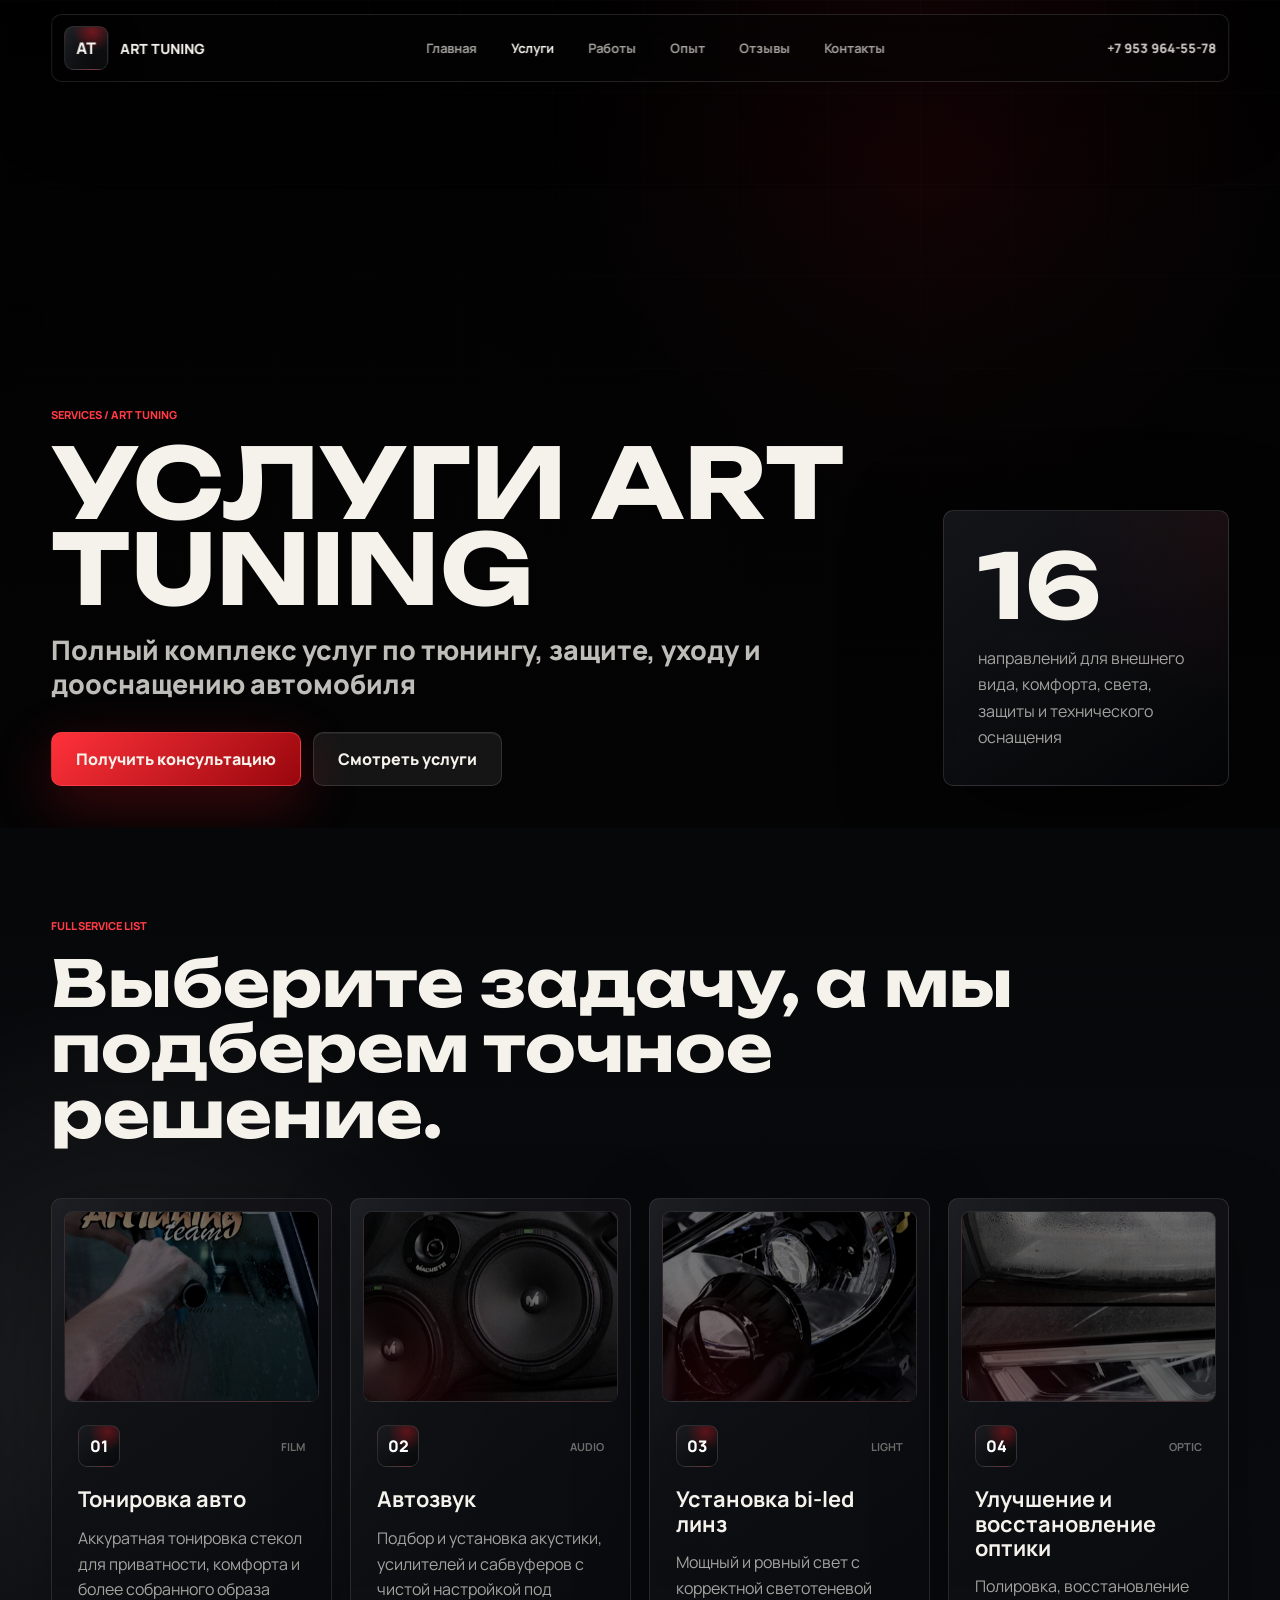
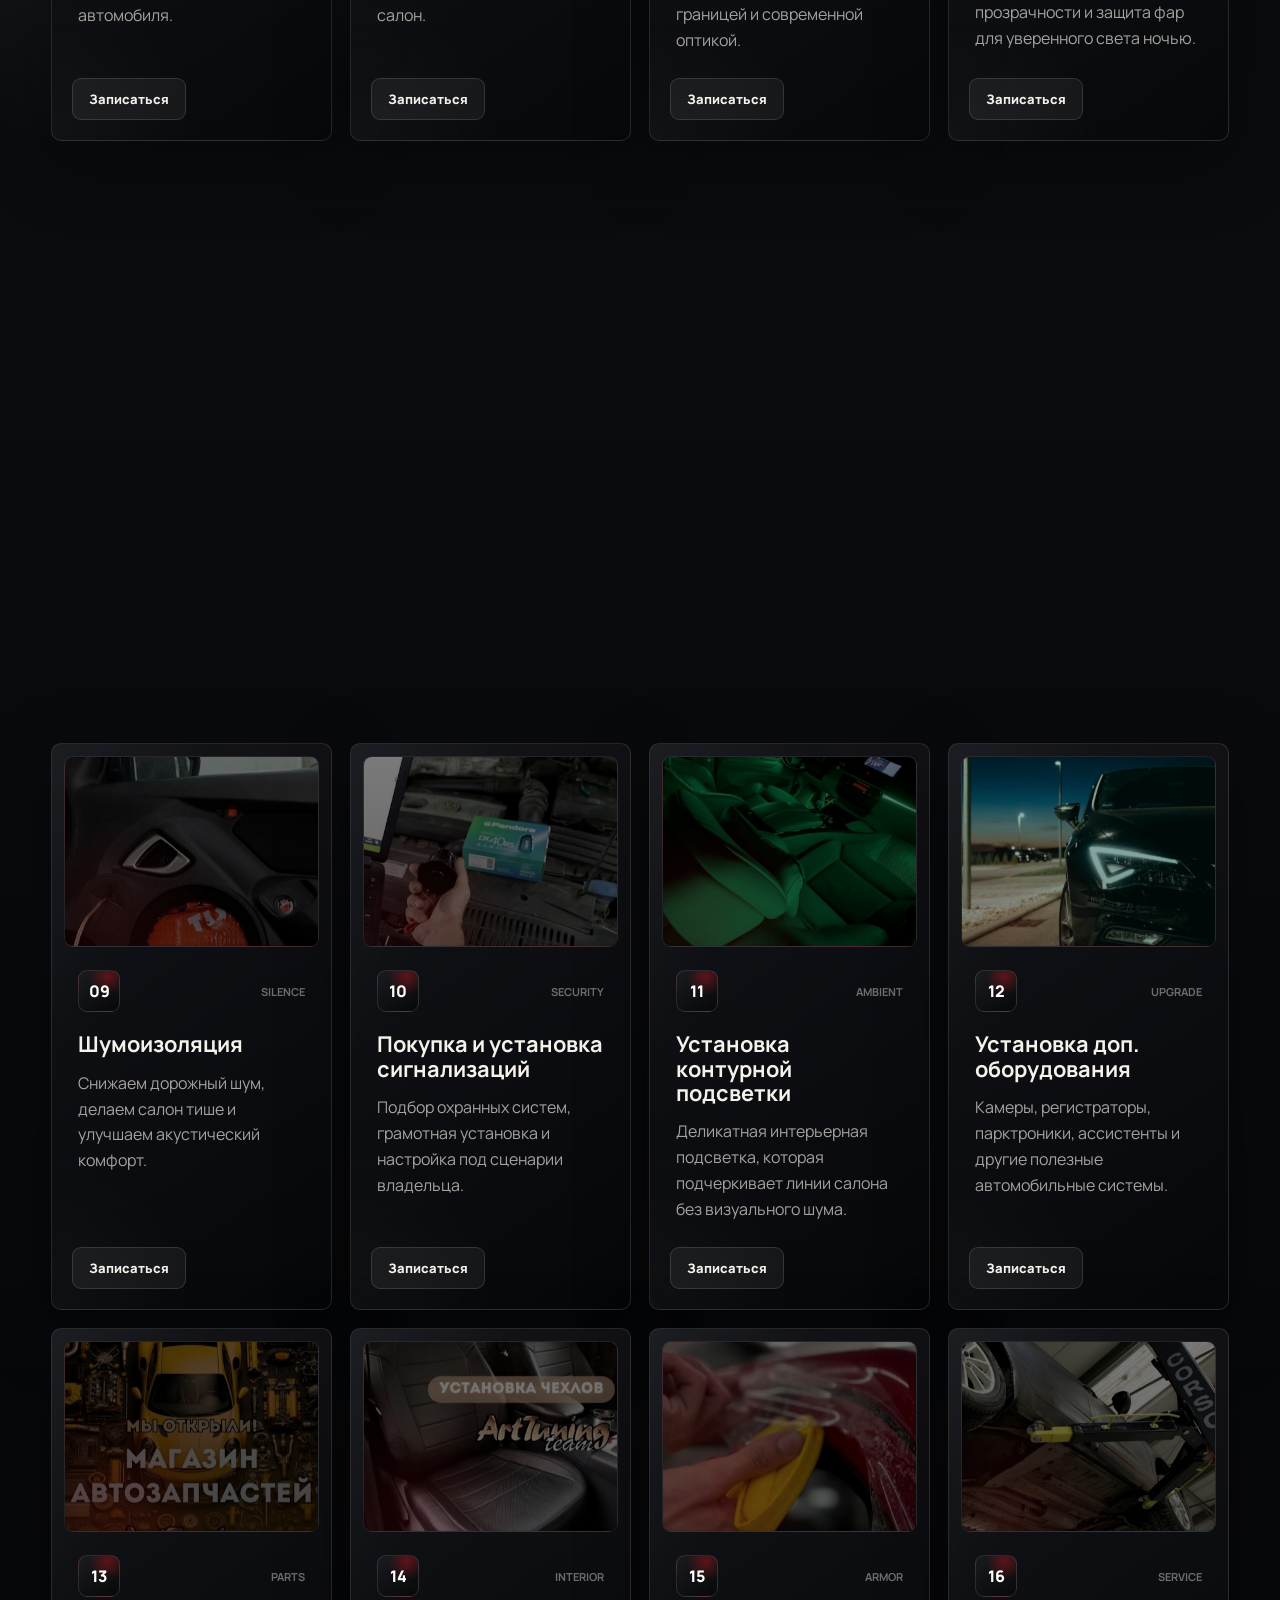
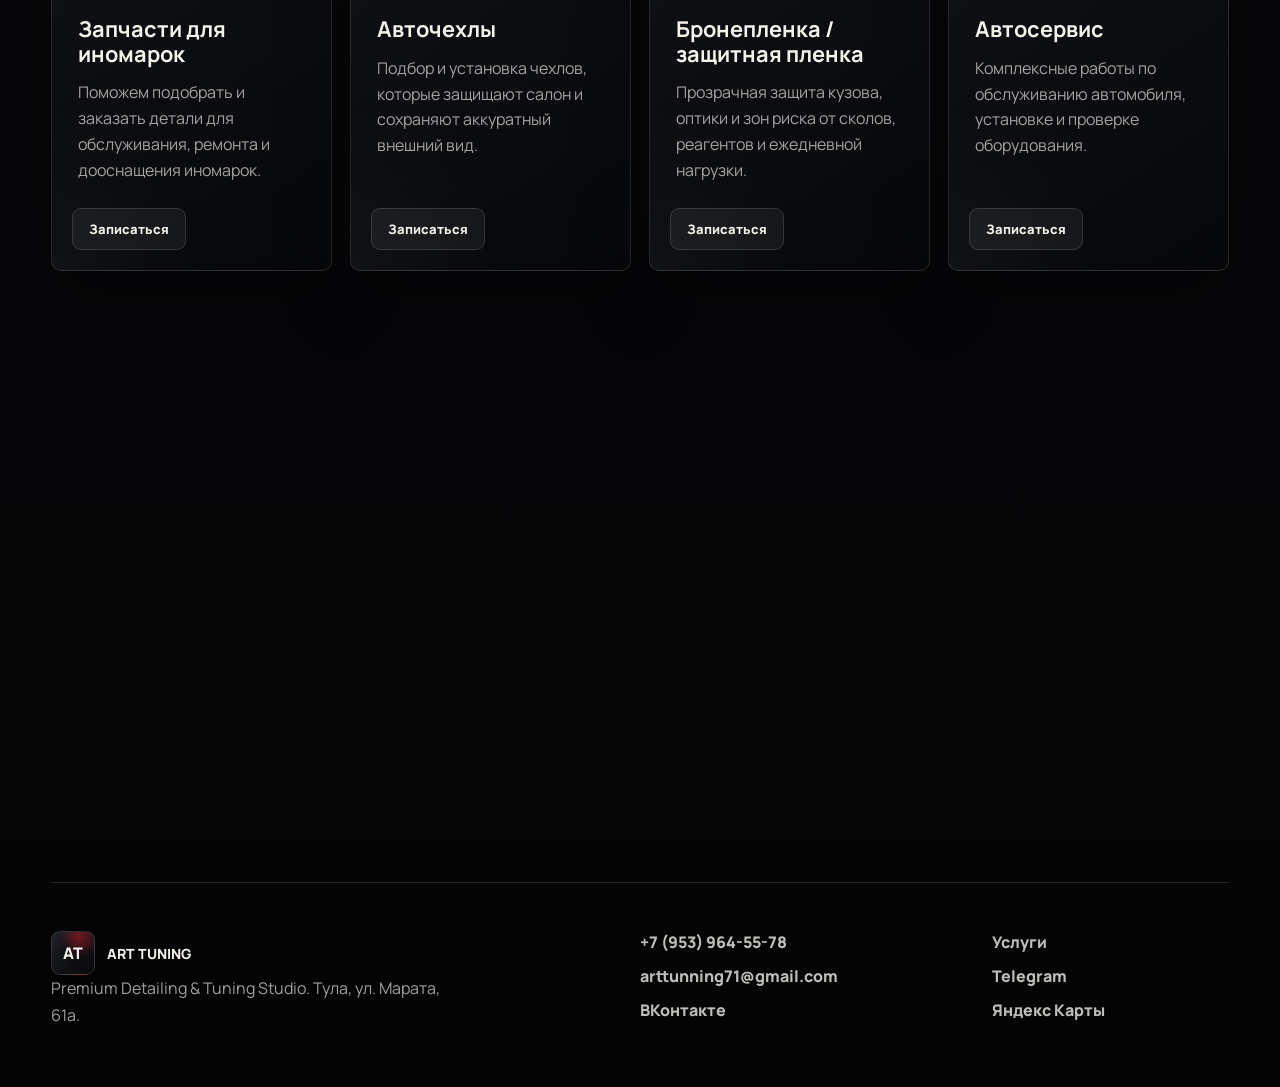
<file: services/index.html>
<!doctype html>
<html lang="ru">
  <head>
    <meta charset="UTF-8">
    <meta name="viewport" content="width=device-width, initial-scale=1.0">
    <meta name="description" content="Услуги ART TUNING в Туле: тонировка, автозвук, bi-led линзы, восстановление оптики, антигравийная пленка, химчистка, полировка, нанокерамика, шумоизоляция, сигнализации и автосервис.">
    <title>Услуги Art Tuning - тюнинг, защита и уход за автомобилем в Туле</title>
    <link rel="preconnect" href="https://fonts.googleapis.com">
    <link rel="preconnect" href="https://fonts.gstatic.com" crossorigin>
    <link href="https://fonts.googleapis.com/css2?family=Manrope:wght@400;500;600;700;800&family=Unbounded:wght@500;600;700&display=swap" rel="stylesheet">
    <link rel="stylesheet" href="../styles.css?v=4">
  </head>
  <body class="services-page">
    <div class="page-glow" aria-hidden="true"></div>

    <header class="topbar" data-header>
      <a class="logo" href="../index.html" aria-label="ART TUNING">
        <span>AT</span>
        <strong>ART TUNING</strong>
      </a>
      <nav class="nav" aria-label="Главная навигация">
        <a href="../index.html">Главная</a>
        <a href="./index.html" aria-current="page">Услуги</a>
        <a href="../index.html#works">Работы</a>
        <a href="../index.html#trust">Опыт</a>
        <a href="../index.html#reviews">Отзывы</a>
        <a href="#contacts">Контакты</a>
      </nav>
      <a class="top-phone" href="tel:+79539645578">+7 953 964-55-78</a>
      <button class="menu-button" type="button" aria-label="Открыть меню" aria-expanded="false" data-menu-toggle>
        <span></span><span></span>
      </button>
    </header>

    <nav class="mobile-menu" data-mobile-menu aria-label="Мобильное меню">
      <a href="../index.html">Главная</a>
      <a href="./index.html" aria-current="page">Услуги</a>
      <a href="../index.html#works">Работы</a>
      <a href="../index.html#trust">Опыт</a>
      <a href="../index.html#reviews">Отзывы</a>
      <a href="#contacts">Контакты</a>
      <a class="button primary" href="#consultation">Записаться</a>
    </nav>

    <main id="top">
      <section class="services-hero">
        <video class="services-hero-video" autoplay muted loop playsinline preload="metadata" aria-hidden="true">
          <source src="../video/services-hero.mp4" type="video/mp4">
        </video>
        <div class="services-hero-inner">
          <div class="services-hero-copy reveal">
            <p class="overline">Services / Art Tuning</p>
            <h1>Услуги Art Tuning</h1>
            <p class="services-hero-subtitle">Полный комплекс услуг по тюнингу, защите, уходу и дооснащению автомобиля</p>
            <div class="hero-actions">
              <a class="button primary" href="#consultation">Получить консультацию</a>
              <a class="button ghost" href="#all-services">Смотреть услуги</a>
            </div>
          </div>
          <div class="services-hero-panel reveal" aria-hidden="true">
            <span>16</span>
            <p>направлений для внешнего вида, комфорта, света, защиты и технического оснащения</p>
          </div>
        </div>
      </section>

      <section class="section services-catalog" id="all-services">
        <div class="section-title reveal">
          <p class="overline">Full service list</p>
          <h2>Выберите задачу, а мы подберем точное решение.</h2>
        </div>
        <div class="all-services-grid" data-services-grid></div>
      </section>

      <section class="section services-cta" id="consultation">
        <div class="services-cta-panel reveal">
          <div>
            <p class="overline">Consultation</p>
            <h2>Не знаете, какая услуга нужна?</h2>
            <p>Оставьте заявку - подберем решение под ваш автомобиль и задачу.</p>
          </div>
          <a class="button primary" href="tel:+79539645578">Оставить заявку</a>
        </div>
      </section>
    </main>

    <footer class="footer" id="contacts">
      <div>
        <a class="logo" href="../index.html"><span>AT</span><strong>ART TUNING</strong></a>
        <p>Premium Detailing & Tuning Studio. Тула, ул. Марата, 61а.</p>
      </div>
      <div>
        <a href="tel:+79539645578">+7 (953) 964-55-78</a>
        <a href="mailto:arttunning71@gmail.com">arttunning71@gmail.com</a>
        <a href="https://vk.com/tula_tsr" target="_blank" rel="noreferrer">ВКонтакте</a>
      </div>
      <div>
        <a href="./index.html" aria-current="page">Услуги</a>
        <a href="https://t.me/+79539645578" target="_blank" rel="noreferrer">Telegram</a>
        <a href="https://yandex.ru/maps/org/arttyuning/1781167342/" target="_blank" rel="noreferrer">Яндекс Карты</a>
      </div>
    </footer>

    <div class="toast" data-toast>Заявка подготовлена. Осталось подключить отправку.</div>
    <script src="../services-data.js"></script>
    <script src="../script.js"></script>
  </body>
</html>
</file>
<file: styles.css>
:root {
  color-scheme: dark;
  --bg: #040405;
  --ink: #f5f2ec;
  --muted: rgba(245, 242, 236, 0.66);
  --dim: rgba(245, 242, 236, 0.42);
  --line: rgba(255, 255, 255, 0.12);
  --glass: rgba(16, 18, 22, 0.58);
  --glass-strong: rgba(22, 24, 29, 0.78);
  --red: #e0141d;
  --red-soft: rgba(224, 20, 29, 0.22);
  --metal: #a7abb1;
  --radius: 10px;
  --page-max: 1440px;
  --page-gutter: clamp(24px, 4vw, 64px);
  --wrap: min(var(--page-max), calc(100% - var(--page-gutter) - var(--page-gutter)));
  --shadow: 0 28px 90px rgba(0, 0, 0, 0.52);
  --ease-out: cubic-bezier(0.16, 1, 0.3, 1);
  --ease-luxury: cubic-bezier(0.19, 1, 0.22, 1);
  --ease-soft: cubic-bezier(0.22, 0.61, 0.36, 1);
  --duration-fast: 0.42s;
  --duration-hover: 0.72s;
  --duration-reveal: 1.18s;
  --stagger: 70ms;
}

* {
  box-sizing: border-box;
}

*::before,
*::after {
  box-sizing: border-box;
}

html {
  scroll-behavior: smooth;
  width: 100%;
  max-width: 100%;
  overflow-x: hidden;
}

body {
  width: 100%;
  max-width: 100%;
  min-width: 320px;
  margin: 0;
  overflow-x: hidden;
  background:
    radial-gradient(circle at 50% -10%, rgba(224, 20, 29, 0.18), transparent 38rem),
    radial-gradient(circle at 12% 42%, rgba(128, 133, 143, 0.12), transparent 28rem),
    linear-gradient(180deg, #040405 0%, #0b0d10 48%, #040405 100%);
  color: var(--ink);
  font-family: Manrope, Arial, sans-serif;
  letter-spacing: 0;
}

main {
  overflow: clip;
}

body.menu-open {
  overflow: hidden;
}

body.intro-pending {
  overflow: hidden;
}

a {
  color: inherit;
  text-decoration: none;
}

img,
video {
  display: block;
  max-width: 100%;
}

button,
input,
textarea {
  font: inherit;
}

section,
.section,
.hero-layout,
.services-hero-inner,
.studio-panel,
.review-shell,
.booking-panel,
.footer,
.service,
.service-card {
  max-width: 100%;
}

h1,
h2,
h3,
p,
span,
a,
button {
  overflow-wrap: anywhere;
  word-break: normal;
}

.page-glow {
  position: fixed;
  inset: 0;
  z-index: -5;
  pointer-events: none;
  background-image:
    linear-gradient(rgba(255, 255, 255, 0.035) 1px, transparent 1px),
    linear-gradient(90deg, rgba(255, 255, 255, 0.025) 1px, transparent 1px);
  background-size: 72px 72px;
  mask-image: linear-gradient(180deg, transparent, #000 16%, #000 80%, transparent);
}

.splash-screen {
  position: fixed;
  inset: 0;
  z-index: 99999;
  display: grid;
  place-items: center;
  overflow: hidden;
  background:
    radial-gradient(circle at 50% 48%, rgba(224, 20, 29, 0.16), transparent 22rem),
    radial-gradient(circle at 50% 115%, rgba(255, 255, 255, 0.08), transparent 34rem),
    linear-gradient(180deg, #020203 0%, #08090b 50%, #020203 100%);
  opacity: 1;
  pointer-events: auto;
  transition: opacity 1.1s var(--ease-luxury), visibility 1.1s step-end;
}

.splash-screen::before,
.splash-screen::after {
  position: absolute;
  inset: 0;
  content: "";
  pointer-events: none;
}

.splash-screen::before {
  background:
    linear-gradient(rgba(255, 255, 255, 0.035) 1px, transparent 1px),
    linear-gradient(90deg, rgba(255, 255, 255, 0.022) 1px, transparent 1px);
  background-size: 76px 76px;
  mask-image: radial-gradient(circle at center, #000 0%, transparent 68%);
  opacity: 0.38;
}

.splash-screen::after {
  background: linear-gradient(90deg, transparent 0%, rgba(255, 255, 255, 0.08) 48%, transparent 100%);
  opacity: 0;
  transform: translateX(-42%) skewX(-18deg);
  animation: splashFieldSweep 3.4s var(--ease-luxury) 0.25s both;
}

.splash-screen.is-hidden {
  visibility: hidden;
  opacity: 0;
  pointer-events: none;
}

.splash-mark {
  position: relative;
  z-index: 1;
  width: min(860px, calc(100vw - 42px));
  text-align: center;
  transform: translateY(16px) scale(0.985);
  opacity: 0;
  filter: blur(16px);
  animation: splashMarkIn 1.55s var(--ease-luxury) 0.24s forwards;
  will-change: transform, opacity, filter;
}

.splash-mark::before {
  position: absolute;
  inset: -70px 8%;
  z-index: -1;
  content: "";
  background: radial-gradient(circle at center, rgba(224, 20, 29, 0.22), transparent 58%);
  filter: blur(28px);
  opacity: 0;
  animation: splashGlow 3s var(--ease-luxury) 0.8s forwards;
}

.splash-logo {
  position: relative;
  display: grid;
  gap: 0.02em;
  overflow: hidden;
  color: rgba(245, 242, 236, 0.96);
  font-family: Unbounded, Manrope, sans-serif;
  font-size: clamp(58px, 10vw, 150px);
  font-weight: 700;
  line-height: 0.86;
  text-transform: uppercase;
  text-shadow: 0 0 48px rgba(224, 20, 29, 0.16), 0 22px 70px rgba(0, 0, 0, 0.48);
}

.splash-logo::after {
  position: absolute;
  inset: -18% -55%;
  content: "";
  background: linear-gradient(110deg, transparent 34%, rgba(255, 255, 255, 0.12) 43%, rgba(255, 255, 255, 0.96) 50%, rgba(224, 20, 29, 0.36) 55%, transparent 66%);
  mix-blend-mode: screen;
  transform: translateX(-62%) skewX(-18deg);
  animation: splashLogoSweep 2.55s var(--ease-luxury) 0.75s forwards;
}

.splash-logo span {
  display: block;
  background: linear-gradient(180deg, #ffffff 0%, #c9c6bf 45%, #f4efe5 72%, #8f9299 100%);
  background-clip: text;
  -webkit-background-clip: text;
  color: transparent;
  transform: translateY(112%);
  animation: splashLineReveal 1.28s var(--ease-luxury) forwards;
}

.splash-logo span + span {
  animation-delay: 0.18s;
}

.splash-mark p {
  margin: 24px 0 0;
  color: rgba(245, 242, 236, 0.66);
  font-size: clamp(12px, 1.4vw, 16px);
  font-weight: 800;
  letter-spacing: 0;
  text-transform: uppercase;
  opacity: 0;
  transform: translateY(10px);
  animation: splashCaptionIn 1.25s var(--ease-luxury) 1.05s forwards;
}

body.intro-pending .topbar {
  opacity: 0;
}

body.intro-pending .hero-layout {
  opacity: 0;
  transform: translateY(18px) scale(0.985);
}

.topbar,
.hero-layout {
  will-change: transform, opacity;
}

body.intro-done .hero-layout {
  animation: heroAfterIntro 1.45s var(--ease-luxury) both;
}

body.intro-done .topbar {
  opacity: 1;
  transition: opacity 1.05s var(--ease-luxury) 0.08s;
}

@keyframes splashMarkIn {
  to {
    opacity: 1;
    filter: blur(0);
    transform: translateY(0) scale(1);
  }
}

@keyframes splashLineReveal {
  to {
    transform: translateY(0);
  }
}

@keyframes splashLogoSweep {
  0% {
    opacity: 0;
    transform: translateX(-62%) skewX(-18deg);
  }

  22% {
    opacity: 1;
  }

  100% {
    opacity: 0;
    transform: translateX(62%) skewX(-18deg);
  }
}

@keyframes splashFieldSweep {
  0% {
    opacity: 0;
    transform: translateX(-42%) skewX(-18deg);
  }

  35% {
    opacity: 0.72;
  }

  100% {
    opacity: 0;
    transform: translateX(42%) skewX(-18deg);
  }
}

@keyframes splashGlow {
  0% {
    opacity: 0;
    transform: scale(0.88);
  }

  48% {
    opacity: 1;
  }

  100% {
    opacity: 0.38;
    transform: scale(1.04);
  }
}

@keyframes splashCaptionIn {
  to {
    opacity: 1;
    transform: translateY(0);
  }
}

@keyframes heroAfterIntro {
  from {
    opacity: 0;
    transform: translateY(18px) scale(0.985);
  }

  to {
    opacity: 1;
    transform: translateY(0) scale(1);
  }
}

.topbar {
  position: fixed;
  top: max(14px, env(safe-area-inset-top));
  left: 50%;
  z-index: 80;
  display: grid;
  grid-template-columns: auto 1fr auto;
  align-items: center;
  gap: 28px;
  width: var(--wrap);
  max-width: var(--page-max);
  min-height: 68px;
  padding: 10px 12px;
  border: 1px solid var(--line);
  border-radius: var(--radius);
  background: rgba(4, 4, 5, 0.54);
  box-shadow: 0 24px 80px rgba(0, 0, 0, 0.32);
  transform: translateX(-50%);
  backdrop-filter: blur(22px);
  transition: background var(--duration-hover) var(--ease-soft), border-color var(--duration-hover) var(--ease-soft), box-shadow var(--duration-hover) var(--ease-soft);
}

.topbar.is-scrolled {
  border-color: rgba(255, 255, 255, 0.18);
  background: rgba(4, 4, 5, 0.86);
}

.logo {
  display: inline-flex;
  align-items: center;
  gap: 12px;
  min-width: 0;
}

.logo span {
  display: grid;
  width: 44px;
  height: 44px;
  place-items: center;
  border: 1px solid rgba(255, 255, 255, 0.14);
  border-radius: 9px;
  background:
    radial-gradient(circle at 65% 12%, rgba(224, 20, 29, 0.45), transparent 42%),
    linear-gradient(145deg, #1b1d22, #050506);
  box-shadow: inset 0 0 22px rgba(255, 255, 255, 0.04), 0 16px 34px rgba(0, 0, 0, 0.42);
  font-weight: 900;
}

.logo strong {
  font-size: 14px;
  font-weight: 900;
  letter-spacing: 0;
  white-space: nowrap;
}

.nav {
  display: flex;
  justify-content: center;
  gap: clamp(16px, 3vw, 34px);
  color: var(--muted);
  font-size: 13px;
  font-weight: 700;
}

.nav a,
.top-phone {
  transition: color var(--duration-fast) var(--ease-soft), opacity var(--duration-fast) var(--ease-soft);
}

.nav a:hover,
.top-phone:hover,
.nav a[aria-current="page"],
.mobile-menu a[aria-current="page"] {
  color: var(--ink);
}

.nav a[aria-current="page"],
.mobile-menu a[aria-current="page"] {
  opacity: 1;
}

.top-phone {
  color: rgba(245, 242, 236, 0.82);
  font-size: 13px;
  font-weight: 900;
  white-space: nowrap;
}

.menu-button {
  display: none;
  justify-self: end;
  align-items: center;
  justify-content: center;
  width: 48px;
  height: 48px;
  border: 1px solid var(--line);
  border-radius: 9px;
  background: rgba(255, 255, 255, 0.06);
  color: var(--ink);
}

.menu-button span {
  display: block;
  width: 18px;
  height: 2px;
  margin: 5px auto;
  background: currentColor;
  transition: transform 0.25s ease;
}

.menu-open .menu-button span:first-child {
  transform: translateY(3.5px) rotate(45deg);
}

.menu-open .menu-button span:last-child {
  transform: translateY(-3.5px) rotate(-45deg);
}

.mobile-menu {
  position: fixed;
  inset: 0;
  z-index: 70;
  display: none;
  flex-direction: column;
  justify-content: flex-end;
  gap: 8px;
  padding: 96px 18px max(18px, env(safe-area-inset-bottom));
  background:
    radial-gradient(circle at 78% 20%, rgba(224, 20, 29, 0.22), transparent 18rem),
    rgba(4, 4, 5, 0.94);
  opacity: 0;
  pointer-events: none;
  backdrop-filter: blur(22px);
  transition: opacity 0.25s ease;
}

.mobile-menu a:not(.button) {
  min-height: 58px;
  padding: 16px 2px;
  border-bottom: 1px solid var(--line);
  font-size: 25px;
  font-weight: 900;
}

.mobile-menu a[aria-current="page"] {
  border-color: rgba(255, 76, 84, 0.46);
}

.menu-open .mobile-menu {
  opacity: 1;
  pointer-events: auto;
}

.hero {
  position: relative;
  min-height: 100svh;
  padding: 118px 0 42px;
  overflow: hidden;
  background: #040405 url("assets/images/hero-poster.png") 58% center / cover no-repeat;
}

.hero::before {
  position: absolute;
  inset: 0;
  z-index: 1;
  content: "";
  pointer-events: none;
  background:
    linear-gradient(90deg, rgba(0, 0, 0, 0.84) 0%, rgba(0, 0, 0, 0.72) 28%, rgba(0, 0, 0, 0.42) 54%, rgba(0, 0, 0, 0.08) 78%, rgba(0, 0, 0, 0) 100%),
    linear-gradient(0deg, #040405 0%, rgba(4, 4, 5, 0) 42%);
}

.hero-video {
  position: absolute;
  inset: 0;
  z-index: 0;
  width: 100%;
  height: 100%;
  object-fit: cover;
  object-position: 58% center;
  filter: saturate(0.82) contrast(1.1) brightness(0.72);
  transform: translate3d(0, calc(var(--parallax-hero, 0) * 1px), 0) scale(1.04);
  transform-origin: center;
  will-change: transform;
}

.hero-layout {
  position: relative;
  z-index: 2;
  display: grid;
  grid-template-columns: minmax(0, 1fr);
  align-items: end;
  width: var(--wrap);
  max-width: var(--page-max);
  margin: 0 auto;
  min-height: calc(100svh - 152px);
}

.hero-copy {
  min-width: 0;
  max-width: 100%;
  padding-bottom: 36px;
}

.overline {
  margin: 0 0 18px;
  color: #ff3b44;
  font-size: 11px;
  font-weight: 900;
  letter-spacing: 0;
  text-transform: uppercase;
}

h1,
h2,
h3,
p {
  margin-top: 0;
}

h1,
h2 {
  font-family: Unbounded, Manrope, sans-serif;
  letter-spacing: 0;
}

h1 {
  max-width: 1080px;
  margin-bottom: 18px;
  font-size: clamp(68px, 8.4vw, 154px);
  line-height: 0.88;
  text-transform: uppercase;
}

.hero-subtitle {
  max-width: 860px;
  margin-bottom: 18px;
  color: var(--ink);
  font-size: clamp(30px, 3.6vw, 64px);
  font-weight: 900;
  line-height: 1.04;
  letter-spacing: 0;
}

.hero-text {
  max-width: min(760px, 100%);
  color: var(--muted);
  font-size: clamp(17px, 1.12vw, 21px);
  line-height: 1.75;
  overflow-wrap: break-word;
}

.hero-actions {
  display: flex;
  flex-wrap: wrap;
  gap: 12px;
  margin-top: 30px;
}

.button {
  display: inline-flex;
  align-items: center;
  justify-content: center;
  min-height: 54px;
  padding: 0 24px;
  border: 1px solid var(--line);
  border-radius: var(--radius);
  background: rgba(255, 255, 255, 0.055);
  color: var(--ink);
  font-weight: 900;
  min-width: 0;
  box-shadow: inset 0 1px 0 rgba(255, 255, 255, 0.06);
  transition: transform var(--duration-hover) var(--ease-luxury), border-color var(--duration-hover) var(--ease-soft), background var(--duration-hover) var(--ease-soft), box-shadow var(--duration-hover) var(--ease-soft), filter var(--duration-hover) var(--ease-soft);
  will-change: transform;
}

.button:hover {
  border-color: rgba(255, 255, 255, 0.24);
  transform: translateY(-3px);
  filter: brightness(1.04);
}

.button:active,
.service-card-link:active,
.menu-button:active {
  transform: translateY(0);
}

.button:focus-visible,
.menu-button:focus-visible,
.service-card-link:focus-visible,
a:focus-visible,
input:focus-visible,
textarea:focus-visible {
  outline: 2px solid rgba(255, 76, 84, 0.82);
  outline-offset: 3px;
}

.button.primary {
  border-color: rgba(255, 77, 84, 0.5);
  background: linear-gradient(135deg, #ff313a, #98070d);
  box-shadow: 0 18px 56px rgba(224, 20, 29, 0.28);
}

.button.ghost {
  background: rgba(255, 255, 255, 0.07);
  backdrop-filter: blur(16px);
}

.studio-panel,
.review-shell,
.booking-panel {
  border: 1px solid var(--line);
  border-radius: var(--radius);
  background: linear-gradient(145deg, var(--glass-strong), rgba(5, 6, 8, 0.54));
  box-shadow: var(--shadow);
  backdrop-filter: blur(24px);
}

.section {
  width: var(--wrap);
  max-width: var(--page-max);
  margin: 0 auto;
  padding: clamp(88px, 8vw, 132px) 0;
}

.trust {
  display: grid;
  grid-template-columns: repeat(3, minmax(0, 1fr));
  gap: 12px;
  padding-top: 28px;
}

.trust-card {
  min-height: 190px;
  padding: 28px;
  border: 1px solid var(--line);
  border-radius: var(--radius);
  background:
    radial-gradient(circle at 90% 0%, var(--red-soft), transparent 12rem),
    rgba(255, 255, 255, 0.045);
  box-shadow: inset 0 1px 0 rgba(255, 255, 255, 0.06);
  backdrop-filter: blur(18px);
}

.trust-card span {
  display: block;
  margin-bottom: 28px;
  font-family: Unbounded, Manrope, sans-serif;
  font-size: clamp(38px, 5vw, 64px);
  font-weight: 700;
  letter-spacing: 0;
}

.trust-card p {
  margin-bottom: 0;
  color: var(--muted);
  line-height: 1.55;
}

.section-title {
  max-width: 980px;
  margin-bottom: clamp(34px, 4vw, 56px);
}

h2 {
  margin-bottom: 0;
  font-size: clamp(42px, 5vw, 86px);
  line-height: 1.02;
}

.studio {
  display: grid;
  grid-template-columns: minmax(0, 1fr) minmax(340px, 0.72fr);
  gap: clamp(28px, 4vw, 64px);
  align-items: end;
}

.studio-panel {
  padding: 34px;
}

.studio-panel p,
.review-shell p,
.booking-panel p {
  color: var(--muted);
  font-size: 17px;
  line-height: 1.78;
}

.studio-panel p:last-child,
.review-shell p:last-child,
.booking-panel p:last-child {
  margin-bottom: 0;
}

.services-grid {
  display: grid;
  grid-template-columns: repeat(4, minmax(0, 1fr));
  grid-auto-rows: clamp(300px, 22vw, 380px);
  gap: clamp(14px, 1.4vw, 22px);
}

.service {
  position: relative;
  border: 1px solid var(--line);
  border-radius: var(--radius);
  overflow: hidden;
  background: #111318;
  box-shadow: 0 22px 70px rgba(0, 0, 0, 0.36);
  isolation: isolate;
  transition: transform var(--duration-hover) var(--ease-luxury), border-color var(--duration-hover) var(--ease-soft), box-shadow var(--duration-hover) var(--ease-soft);
  will-change: transform;
}

.service.feature {
  grid-column: span 2;
  grid-row: span 2;
}

.service img,
.shot img,
.before-after img {
  width: 100%;
  height: 100%;
  object-fit: cover;
}

.service img,
.shot img {
  filter: saturate(0.82) brightness(0.7);
  transform: translate3d(0, calc(var(--parallax-media, 0) * 1px), 0) scale(1.018);
  transition: transform 1.2s var(--ease-luxury), filter 1.05s var(--ease-soft);
  will-change: transform;
}

.service::after,
.shot::after {
  position: absolute;
  inset: 0;
  z-index: 1;
  content: "";
  background:
    linear-gradient(180deg, transparent 22%, rgba(4, 4, 5, 0.88) 100%),
    radial-gradient(circle at 20% 90%, rgba(224, 20, 29, 0.16), transparent 14rem);
}

.service div {
  position: absolute;
  inset: auto 0 0;
  z-index: 2;
  padding: 24px;
}

.service span {
  display: inline-block;
  margin-bottom: 14px;
  color: #ff4c54;
  font-size: 12px;
  font-weight: 900;
}

h3 {
  margin-bottom: 10px;
  font-size: 24px;
  line-height: 1.1;
}

.service p {
  margin-bottom: 0;
  color: var(--muted);
  line-height: 1.55;
}

.service:hover,
.shot:hover {
  border-color: rgba(255, 76, 84, 0.42);
  transform: translateY(-4px);
  box-shadow: 0 30px 86px rgba(0, 0, 0, 0.44), 0 0 44px rgba(224, 20, 29, 0.08);
}

.service:hover img,
.shot:hover img {
  filter: saturate(1) brightness(0.86);
  transform: translate3d(0, calc(var(--parallax-media, 0) * 1px), 0) scale(1.045);
}

.work-stage {
  display: grid;
  grid-template-columns: minmax(0, 1.35fr) minmax(320px, 0.65fr);
  gap: clamp(14px, 1.4vw, 22px);
  margin-bottom: clamp(14px, 1.4vw, 22px);
}

.before-after {
  position: relative;
  --split: 56%;
  aspect-ratio: 19 / 7;
  min-height: 0;
  border: 1px solid var(--line);
  border-radius: var(--radius);
  overflow: hidden;
  background: #0a0c10;
  box-shadow: 0 34px 90px rgba(0, 0, 0, 0.46), inset 0 1px 0 rgba(255, 255, 255, 0.08);
  isolation: isolate;
}

.before-after::before,
.before-after::after {
  position: absolute;
  inset: 0;
  z-index: 3;
  content: "";
  pointer-events: none;
}

.before-after::before {
  background:
    linear-gradient(180deg, rgba(255, 255, 255, 0.12), transparent 18%, transparent 72%, rgba(0, 0, 0, 0.42)),
    radial-gradient(circle at 68% 34%, rgba(75, 209, 255, 0.18), transparent 22rem);
  mix-blend-mode: screen;
  opacity: 0.72;
}

.before-after::after {
  border: 1px solid rgba(255, 255, 255, 0.16);
  border-radius: inherit;
  box-shadow: inset 0 0 58px rgba(0, 0, 0, 0.42);
}

.before-after > img,
.before-after [data-after-wrap] {
  position: absolute;
  inset: 0;
}

.before-after [data-after-wrap] {
  z-index: 2;
  width: var(--split);
  overflow: hidden;
  border-right: 1px solid rgba(255, 255, 255, 0.92);
  box-shadow: 18px 0 54px rgba(0, 0, 0, 0.28);
}

.before-after [data-after-wrap] img {
  width: var(--compare-width, 100%);
  max-width: none;
}

.compare-image {
  user-select: none;
}

.compare-label {
  position: absolute;
  z-index: 4;
  top: 18px;
  display: inline-flex;
  align-items: center;
  min-height: 34px;
  padding: 0 12px;
  border: 1px solid rgba(255, 255, 255, 0.16);
  border-radius: 999px;
  background: rgba(4, 4, 5, 0.56);
  color: rgba(245, 242, 236, 0.88);
  box-shadow: inset 0 1px 0 rgba(255, 255, 255, 0.08), 0 14px 34px rgba(0, 0, 0, 0.24);
  font-size: 11px;
  font-weight: 900;
  text-transform: uppercase;
  backdrop-filter: blur(16px);
}

.compare-label-before {
  left: 18px;
}

.compare-label-after {
  right: 18px;
}

.compare-handle {
  position: absolute;
  top: 0;
  bottom: 0;
  left: var(--split);
  z-index: 4;
  width: 54px;
  pointer-events: none;
  transform: translateX(-50%);
}

.compare-handle::before {
  position: absolute;
  top: 0;
  bottom: 0;
  left: 50%;
  width: 2px;
  content: "";
  background: linear-gradient(180deg, transparent, rgba(255, 255, 255, 0.98) 14%, rgba(255, 255, 255, 0.98) 86%, transparent);
  box-shadow: 0 0 28px rgba(255, 255, 255, 0.54), 0 0 42px rgba(224, 20, 29, 0.24);
  transform: translateX(-50%);
}

.compare-handle span {
  position: absolute;
  top: 50%;
  left: 50%;
  display: block;
  width: 54px;
  height: 54px;
  border: 1px solid rgba(255, 255, 255, 0.72);
  border-radius: 50%;
  background:
    linear-gradient(90deg, transparent 0 18px, rgba(245, 242, 236, 0.92) 18px 20px, transparent 20px 34px, rgba(245, 242, 236, 0.92) 34px 36px, transparent 36px),
    radial-gradient(circle at 34% 28%, rgba(255, 255, 255, 0.46), transparent 34%),
    rgba(4, 4, 5, 0.72);
  box-shadow: 0 18px 46px rgba(0, 0, 0, 0.42), 0 0 34px rgba(224, 20, 29, 0.24), inset 0 1px 0 rgba(255, 255, 255, 0.18);
  transform: translate(-50%, -50%);
  backdrop-filter: blur(18px);
  transition: transform var(--duration-hover) var(--ease-luxury), box-shadow var(--duration-hover) var(--ease-soft);
}

.before-after input {
  position: absolute;
  inset: 0;
  z-index: 6;
  width: 100%;
  height: 100%;
  opacity: 0;
  cursor: ew-resize;
  touch-action: pan-y;
}

.before-after:hover .compare-handle span {
  box-shadow: 0 22px 54px rgba(0, 0, 0, 0.5), 0 0 44px rgba(224, 20, 29, 0.36), inset 0 1px 0 rgba(255, 255, 255, 0.24);
  transform: translate(-50%, -50%) scale(1.04);
}

.work-info {
  display: flex;
  flex-direction: column;
  justify-content: end;
  padding: 32px;
  border: 1px solid var(--line);
  border-radius: var(--radius);
  background:
    radial-gradient(circle at 80% 20%, var(--red-soft), transparent 14rem),
    rgba(255, 255, 255, 0.045);
}

.work-info span {
  margin-bottom: 18px;
  color: #ff4c54;
  font-size: 12px;
  font-weight: 900;
  letter-spacing: 0;
  text-transform: uppercase;
}

.work-info p {
  color: var(--muted);
  line-height: 1.7;
}

.masonry {
  display: grid;
  grid-template-columns: repeat(4, minmax(0, 1fr));
  grid-auto-rows: clamp(220px, 16vw, 300px);
  gap: clamp(14px, 1.4vw, 22px);
}

.shot {
  position: relative;
  border: 1px solid var(--line);
  border-radius: var(--radius);
  overflow: hidden;
  background: #101216;
  transition: transform var(--duration-hover) var(--ease-luxury), border-color var(--duration-hover) var(--ease-soft), box-shadow var(--duration-hover) var(--ease-soft);
  will-change: transform;
}

.shot.tall {
  grid-row: span 2;
}

.shot.wide {
  grid-column: span 2;
}

.shot span {
  position: absolute;
  left: 22px;
  bottom: 20px;
  z-index: 2;
  font-size: 20px;
  font-weight: 900;
}

.review-shell {
  display: grid;
  grid-template-columns: minmax(0, 0.95fr) minmax(380px, 0.82fr);
  gap: clamp(36px, 6vw, 96px);
  align-items: center;
  padding: clamp(32px, 5vw, 72px);
}

.review-shell > div:first-child,
.booking-panel > div:first-child {
  min-width: 0;
  max-width: 720px;
}

.review-shell h2,
.booking-panel h2 {
  max-width: 12ch;
  font-size: clamp(36px, 4.1vw, 72px);
  line-height: 1.04;
  overflow-wrap: normal;
  word-break: normal;
}

.review-grid,
.lead-form {
  position: relative;
  z-index: 2;
  min-width: 0;
}

.review-grid {
  display: grid;
  grid-template-columns: repeat(2, minmax(0, 1fr));
  gap: 12px;
}

.mini-review {
  min-height: 142px;
  padding: 18px;
  border: 1px solid rgba(255, 255, 255, 0.1);
  border-radius: 9px;
  background: rgba(255, 255, 255, 0.05);
  transition: opacity 0.95s var(--ease-luxury), transform 0.95s var(--ease-luxury), border-color var(--duration-hover) var(--ease-soft), background var(--duration-hover) var(--ease-soft);
}

.review-shell.reveal .mini-review,
.review-shell.reveal .review-grid .button {
  opacity: 0.001;
  transform: translate3d(0, 14px, 0);
  transition:
    opacity 0.95s var(--ease-luxury),
    transform 0.95s var(--ease-luxury),
    border-color var(--duration-hover) var(--ease-soft),
    background var(--duration-hover) var(--ease-soft),
    box-shadow var(--duration-hover) var(--ease-soft);
}

.review-shell.reveal.is-visible .mini-review,
.review-shell.reveal.is-visible .review-grid .button {
  opacity: 1;
  transform: translate3d(0, 0, 0);
}

.review-shell.reveal .mini-review:nth-child(1) {
  transition-delay: calc(var(--reveal-delay, 0ms) + 380ms);
}

.review-shell.reveal .mini-review:nth-child(2) {
  transition-delay: calc(var(--reveal-delay, 0ms) + 470ms);
}

.review-shell.reveal .mini-review:nth-child(3) {
  transition-delay: calc(var(--reveal-delay, 0ms) + 560ms);
}

.review-shell.reveal .review-grid .button {
  transition-delay: calc(var(--reveal-delay, 0ms) + 650ms);
}

.mini-review b {
  display: block;
  margin-bottom: 16px;
  font-size: 26px;
}

.mini-review span {
  color: var(--muted);
  line-height: 1.5;
}

.review-grid .button {
  grid-column: span 2;
}

.booking-panel {
  display: grid;
  grid-template-columns: minmax(0, 0.95fr) minmax(380px, 0.82fr);
  gap: clamp(36px, 6vw, 96px);
  align-items: center;
  padding: clamp(32px, 5vw, 72px);
}

.lead-form {
  display: grid;
  gap: 12px;
}

.lead-form input,
.lead-form textarea {
  width: 100%;
  border: 1px solid var(--line);
  border-radius: 9px;
  background: rgba(255, 255, 255, 0.055);
  color: var(--ink);
  outline: none;
  transition: border-color var(--duration-hover) var(--ease-soft), background var(--duration-hover) var(--ease-soft), box-shadow var(--duration-hover) var(--ease-soft);
}

.lead-form input {
  height: 56px;
  padding: 0 16px;
}

.lead-form textarea {
  min-height: 124px;
  padding: 16px;
  resize: vertical;
}

.lead-form input:focus,
.lead-form textarea:focus {
  border-color: rgba(255, 76, 84, 0.58);
  background: rgba(255, 255, 255, 0.08);
  box-shadow: 0 0 0 4px rgba(224, 20, 29, 0.08);
}

.lead-form small {
  color: var(--dim);
  line-height: 1.5;
}

.footer {
  display: grid;
  grid-template-columns: 1fr 0.58fr 0.42fr;
  gap: 24px;
  width: var(--wrap);
  max-width: var(--page-max);
  margin: 0 auto;
  padding: 48px 0 max(42px, env(safe-area-inset-bottom));
  border-top: 1px solid var(--line);
}

.footer p {
  max-width: 420px;
  color: var(--muted);
  line-height: 1.7;
}

.footer a:not(.logo) {
  display: block;
  margin-bottom: 12px;
  color: rgba(245, 242, 236, 0.78);
  font-weight: 800;
}

.toast {
  position: fixed;
  right: 18px;
  bottom: max(18px, env(safe-area-inset-bottom));
  z-index: 100;
  max-width: 360px;
  padding: 16px 18px;
  border: 1px solid var(--line);
  border-radius: var(--radius);
  background: rgba(4, 4, 5, 0.88);
  box-shadow: var(--shadow);
  opacity: 0;
  pointer-events: none;
  transform: translateY(16px);
  backdrop-filter: blur(18px);
  transition: opacity var(--duration-hover) var(--ease-luxury), transform var(--duration-hover) var(--ease-luxury);
}

.toast.is-visible {
  opacity: 1;
  transform: translateY(0);
}

.reveal {
  opacity: 0.001;
  filter: blur(14px);
  transform: translate3d(0, 22px, 0) scale(0.992);
  transform-origin: center top;
  transition:
    opacity var(--duration-reveal) var(--ease-luxury),
    filter var(--duration-reveal) var(--ease-luxury),
    transform var(--duration-reveal) var(--ease-luxury);
  transition-delay: var(--reveal-delay, 0ms);
  will-change: opacity, filter, transform;
}

.reveal.is-visible {
  opacity: 1;
  filter: blur(0);
  transform: translate3d(0, 0, 0) scale(1);
}

.reveal > :where(.overline, h1, h2, h3, p, .hero-subtitle, .hero-text, .hero-actions, ul, .review-grid, .lead-form) {
  opacity: 0.001;
  filter: blur(10px);
  transform: translate3d(0, 18px, 0);
  transition:
    opacity 1.05s var(--ease-luxury),
    filter 1.05s var(--ease-luxury),
    transform 1.05s var(--ease-luxury);
  transition-delay: calc(var(--reveal-delay, 0ms) + var(--child-delay, 0ms));
  will-change: opacity, filter, transform;
}

.reveal.is-visible > :where(.overline, h1, h2, h3, p, .hero-subtitle, .hero-text, .hero-actions, ul, .review-grid, .lead-form) {
  opacity: 1;
  filter: blur(0);
  transform: translate3d(0, 0, 0);
}

.reveal > :where(.overline) {
  --child-delay: 40ms;
}

.reveal > :where(h1, h2, h3, .hero-subtitle) {
  --child-delay: 130ms;
}

.reveal > :where(p, .hero-text) {
  --child-delay: 230ms;
}

.reveal > :where(.hero-actions, .review-grid, .lead-form) {
  --child-delay: 330ms;
}

.reveal > :where(ul) {
  --child-delay: 410ms;
}

.service.reveal.is-visible:hover,
.shot.reveal.is-visible:hover {
  transform: translateY(-4px) scale(1);
}

.review-shell.reveal.is-visible .review-grid .button:hover {
  transform: translateY(-3px);
}

.services-page {
  background:
    radial-gradient(circle at 72% 8%, rgba(224, 20, 29, 0.2), transparent 28rem),
    radial-gradient(circle at 10% 32%, rgba(255, 255, 255, 0.09), transparent 24rem),
    linear-gradient(180deg, #030304 0%, #0a0c0f 42%, #040405 100%);
}

.services-hero {
  position: relative;
  min-height: 92svh;
  padding: 132px 0 42px;
  overflow: hidden;
  background:
    linear-gradient(135deg, rgba(4, 4, 5, 0.68), rgba(4, 4, 5, 0.94)),
    radial-gradient(circle at 78% 24%, rgba(224, 20, 29, 0.26), transparent 22rem),
    radial-gradient(circle at 24% 76%, rgba(167, 171, 177, 0.16), transparent 28rem),
    #040405;
}

.services-hero-video {
  position: absolute;
  inset: 0;
  z-index: 0;
  width: 100%;
  height: 100%;
  object-fit: cover;
  object-position: center center;
  filter: saturate(0.86) contrast(1.08) brightness(0.72);
}

.services-hero::before,
.services-hero::after {
  position: absolute;
  inset: 0;
  content: "";
  pointer-events: none;
}

.services-hero::before {
  z-index: 1;
  background:
    linear-gradient(90deg, rgba(0, 0, 0, 0.76) 0%, rgba(0, 0, 0, 0.64) 38%, rgba(0, 0, 0, 0.36) 72%, rgba(0, 0, 0, 0.56) 100%),
    linear-gradient(180deg, rgba(0, 0, 0, 0.2), rgba(0, 0, 0, 0.68)),
    radial-gradient(circle at 72% 22%, rgba(224, 20, 29, 0.2), transparent 24rem),
    linear-gradient(rgba(255, 255, 255, 0.04) 1px, transparent 1px),
    linear-gradient(90deg, rgba(255, 255, 255, 0.025) 1px, transparent 1px);
  background-size: auto, auto, auto, 92px 92px, 92px 92px;
  opacity: 1;
}

.services-hero::after {
  z-index: 1;
  background: linear-gradient(180deg, transparent 0%, rgba(4, 4, 5, 0.86) 84%, #040405 100%);
}

.services-hero-inner {
  position: relative;
  z-index: 2;
  display: grid;
  grid-template-columns: minmax(0, 1fr) minmax(280px, 0.34fr);
  align-items: end;
  gap: clamp(24px, 4vw, 64px);
  width: var(--wrap);
  max-width: var(--page-max);
  min-height: calc(92svh - 174px);
  margin: 0 auto;
}

.services-hero-copy h1 {
  max-width: 1120px;
  margin-bottom: 22px;
  font-size: clamp(44px, 7.6vw, 124px);
}

.services-hero-subtitle {
  max-width: 880px;
  margin-bottom: 0;
  color: rgba(245, 242, 236, 0.78);
  font-size: clamp(19px, 2.1vw, 34px);
  font-weight: 800;
  line-height: 1.28;
}

.services-hero-panel,
.services-cta-panel {
  border: 1px solid var(--line);
  border-radius: var(--radius);
  background:
    linear-gradient(145deg, rgba(24, 27, 32, 0.78), rgba(5, 6, 8, 0.56)),
    radial-gradient(circle at 100% 0%, rgba(224, 20, 29, 0.2), transparent 12rem);
  box-shadow: var(--shadow);
  backdrop-filter: blur(24px);
}

.services-hero-panel {
  padding: clamp(22px, 3vw, 34px);
}

.services-hero-panel span {
  display: block;
  margin-bottom: 18px;
  font-family: Unbounded, Manrope, sans-serif;
  font-size: clamp(58px, 7vw, 108px);
  font-weight: 700;
  line-height: 0.92;
}

.services-hero-panel p {
  margin-bottom: 0;
  color: var(--muted);
  line-height: 1.65;
}

.services-catalog {
  padding-top: clamp(72px, 7vw, 112px);
}

.all-services-grid {
  display: grid;
  grid-template-columns: repeat(4, minmax(0, 1fr));
  gap: clamp(14px, 1.4vw, 22px);
}

.service-card {
  position: relative;
  display: flex;
  min-height: 430px;
  min-width: 0;
  flex-direction: column;
  justify-content: space-between;
  overflow: hidden;
  padding: 12px;
  border: 1px solid var(--line);
  border-radius: var(--radius);
  background:
    linear-gradient(145deg, rgba(20, 22, 27, 0.92), rgba(7, 8, 10, 0.9)),
    radial-gradient(circle at 85% 8%, rgba(224, 20, 29, 0.14), transparent 12rem);
  box-shadow: 0 22px 70px rgba(0, 0, 0, 0.34);
  transition:
    opacity 720ms cubic-bezier(0.22, 1, 0.36, 1),
    transform 560ms cubic-bezier(0.22, 1, 0.36, 1),
    filter 720ms cubic-bezier(0.22, 1, 0.36, 1),
    border-color 500ms cubic-bezier(0.22, 1, 0.36, 1),
    box-shadow 500ms cubic-bezier(0.22, 1, 0.36, 1),
    background 500ms cubic-bezier(0.22, 1, 0.36, 1);
  will-change: transform, opacity;
}

.service-card::before {
  position: absolute;
  inset: 0;
  content: "";
  background:
    linear-gradient(120deg, rgba(255, 255, 255, 0.1), transparent 32%),
    radial-gradient(circle at 0% 100%, rgba(255, 255, 255, 0.08), transparent 11rem);
  opacity: 0.42;
  pointer-events: none;
}

.service-card-mark,
.service-card-body,
.service-card-link {
  position: relative;
  z-index: 1;
}

.service-card-media {
  position: relative;
  z-index: 1;
  aspect-ratio: 4 / 3;
  overflow: hidden;
  border: 1px solid rgba(255, 255, 255, 0.1);
  border-radius: 9px;
  background:
    radial-gradient(circle at 78% 18%, rgba(224, 20, 29, 0.22), transparent 52%),
    linear-gradient(145deg, #1a1d22, #070809);
}

.service-card-media::after {
  position: absolute;
  inset: 0;
  content: "";
  background:
    linear-gradient(180deg, rgba(4, 4, 5, 0.04), rgba(4, 4, 5, 0.28)),
    radial-gradient(circle at 18% 92%, rgba(224, 20, 29, 0.18), transparent 42%);
  opacity: 0.82;
  pointer-events: none;
  transition: opacity 500ms cubic-bezier(0.22, 1, 0.36, 1);
}

.service-card-media img {
  width: 100%;
  height: 100%;
  object-fit: cover;
  filter: saturate(0.86) contrast(1.04) brightness(0.82);
  transform: scale(1);
  transition:
    transform 560ms cubic-bezier(0.22, 1, 0.36, 1),
    filter 560ms cubic-bezier(0.22, 1, 0.36, 1);
  will-change: transform;
}

.service-card.is-media-missing .service-card-media::before {
  position: absolute;
  inset: 0;
  display: grid;
  place-items: center;
  content: "ART TUNING";
  color: rgba(245, 242, 236, 0.52);
  font-family: Unbounded, Manrope, sans-serif;
  font-size: 13px;
  font-weight: 700;
  letter-spacing: 0;
}

.service-card-body {
  display: flex;
  flex: 1;
  flex-direction: column;
  padding: clamp(18px, 1.8vw, 24px) clamp(8px, 1.2vw, 14px) 0;
}

.service-card-mark {
  display: flex;
  align-items: center;
  justify-content: space-between;
  gap: 14px;
  margin-bottom: 20px;
  color: rgba(245, 242, 236, 0.76);
}

.service-card-mark span {
  display: grid;
  width: 42px;
  height: 42px;
  place-items: center;
  border: 1px solid rgba(255, 255, 255, 0.13);
  border-radius: 9px;
  background:
    radial-gradient(circle at 72% 14%, rgba(224, 20, 29, 0.36), transparent 42%),
    linear-gradient(145deg, #191b20, #070809);
  color: #ffffff;
  font-weight: 900;
}

.service-card-mark b {
  color: rgba(245, 242, 236, 0.42);
  font-size: 11px;
  letter-spacing: 0;
  text-transform: uppercase;
}

.service-card h3 {
  margin-bottom: 14px;
  font-size: clamp(21px, 1.7vw, 29px);
  line-height: 1.12;
  overflow-wrap: anywhere;
}

.service-card p {
  margin-bottom: 0;
  color: var(--muted);
  line-height: 1.62;
}

.service-card-link {
  display: inline-flex;
  align-items: center;
  width: fit-content;
  min-height: 42px;
  margin: 24px 8px 8px;
  padding: 0 16px;
  border: 1px solid rgba(255, 255, 255, 0.13);
  border-radius: 9px;
  background: rgba(255, 255, 255, 0.055);
  color: var(--ink);
  font-size: 13px;
  font-weight: 900;
  transition: border-color 280ms var(--ease-soft), background 280ms var(--ease-soft), transform 280ms var(--ease-soft);
}

.service-card:hover {
  border-color: rgba(255, 76, 84, 0.42);
  transform: translateY(-4px);
  box-shadow: 0 30px 86px rgba(0, 0, 0, 0.48), 0 0 44px rgba(224, 20, 29, 0.1);
}

.service-card:hover .service-card-media::after {
  opacity: 0.96;
}

.service-card:hover .service-card-media img {
  filter: saturate(1) contrast(1.08) brightness(0.74);
  transform: scale(1.04);
}

.service-card:hover .service-card-link {
  border-color: rgba(255, 76, 84, 0.42);
  background: rgba(224, 20, 29, 0.13);
  transform: translateY(-2px);
}

.services-cta-panel {
  display: grid;
  grid-template-columns: minmax(0, 1fr) auto;
  align-items: center;
  gap: clamp(22px, 4vw, 64px);
  padding: clamp(24px, 4vw, 52px);
}

.services-cta-panel h2 {
  margin-bottom: 18px;
  font-size: clamp(34px, 4.6vw, 72px);
}

.services-cta-panel p {
  max-width: 720px;
  margin-bottom: 0;
  color: var(--muted);
  font-size: 18px;
  line-height: 1.72;
}

@media (prefers-reduced-motion: reduce) {
  *,
  *::before,
  *::after {
    scroll-behavior: auto !important;
    animation-duration: 0.01ms !important;
    transition-duration: 0.01ms !important;
  }

  .reveal {
    opacity: 1;
    filter: none;
    transform: none;
  }

  .reveal > :where(.overline, h1, h2, h3, p, .hero-subtitle, .hero-text, .hero-actions, ul, .review-grid, .lead-form) {
    opacity: 1;
    filter: none;
    transform: none;
  }

  .review-shell.reveal .mini-review,
  .review-shell.reveal .review-grid .button {
    opacity: 1;
    transform: none;
  }
}

@media (max-width: 1100px) {
  .nav,
  .top-phone {
    display: none;
  }

  .topbar {
    grid-template-columns: auto 1fr;
  }

  .menu-button,
  .mobile-menu {
    display: flex;
  }

  .services-grid {
    grid-template-columns: repeat(2, minmax(0, 1fr));
    grid-auto-rows: clamp(300px, 34vw, 380px);
  }

  .all-services-grid {
    grid-template-columns: repeat(3, minmax(0, 1fr));
  }

  .masonry {
    grid-template-columns: repeat(2, minmax(0, 1fr));
  }

  .review-shell,
  .booking-panel {
    grid-template-columns: 1fr;
    align-items: start;
  }

  .review-shell > div:first-child,
  .booking-panel > div:first-child {
    max-width: 820px;
  }

  .review-shell h2,
  .booking-panel h2 {
    max-width: 100%;
    font-size: clamp(38px, 7vw, 68px);
  }

}

@media (max-width: 900px) {
  .hero-layout,
  .services-hero-inner,
  .studio,
  .work-stage,
  .review-shell,
  .services-cta-panel,
  .booking-panel,
  .footer {
    grid-template-columns: 1fr;
  }

  .hero-layout {
    align-items: start;
  }

  .services-hero-inner {
    align-items: end;
  }

  .all-services-grid {
    grid-template-columns: repeat(2, minmax(0, 1fr));
  }

}

@media (max-width: 768px) {
  :root {
    --page-gutter: 16px;
    --wrap: min(100%, calc(100vw - 32px));
    --duration-reveal: 0.72s;
    --duration-hover: 0.34s;
    --stagger: 44ms;
  }

  html,
  body {
    width: 100%;
    max-width: 100%;
    overflow-x: hidden;
  }

  .topbar {
    left: 16px;
    right: auto;
    grid-template-columns: minmax(0, auto) auto;
    gap: 12px;
    width: calc(100% - 32px);
    max-width: none;
    min-height: 60px;
    padding: 8px 10px;
    transform: none;
  }

  .menu-button {
    display: flex !important;
    position: relative !important;
    inset: auto !important;
    grid-column: auto;
    justify-self: end;
    z-index: 120;
    width: 44px;
    height: 44px;
    background: rgba(255, 255, 255, 0.1);
  }

  .mobile-menu {
    padding: 96px 16px max(18px, env(safe-area-inset-bottom));
  }

  .mobile-menu a:not(.button) {
    min-height: 54px;
    padding: 13px 2px;
    font-size: clamp(22px, 7vw, 30px);
  }


  .hero {
    min-height: 92svh;
    width: 100%;
    padding: 106px 0 24px;
  }

  .services-hero {
    min-height: 90svh;
    padding: 118px 0 28px;
  }

  .services-hero-video {
    object-position: center center;
    filter: saturate(0.78) contrast(1.08) brightness(0.6);
  }

  .services-hero::before {
    background:
      linear-gradient(90deg, rgba(0, 0, 0, 0.82) 0%, rgba(0, 0, 0, 0.74) 54%, rgba(0, 0, 0, 0.62) 100%),
      linear-gradient(180deg, rgba(0, 0, 0, 0.42), rgba(0, 0, 0, 0.78)),
      radial-gradient(circle at 70% 20%, rgba(224, 20, 29, 0.18), transparent 18rem),
      linear-gradient(rgba(255, 255, 255, 0.035) 1px, transparent 1px),
      linear-gradient(90deg, rgba(255, 255, 255, 0.02) 1px, transparent 1px);
    background-size: auto, auto, auto, 72px 72px, 72px 72px;
  }

  .hero::before {
    background:
      linear-gradient(180deg, rgba(4, 4, 5, 0.58), rgba(4, 4, 5, 0.92) 68%, #040405 100%),
      linear-gradient(90deg, rgba(0, 0, 0, 0.86) 0%, rgba(0, 0, 0, 0.68) 48%, rgba(0, 0, 0, 0.18) 100%);
  }

  .hero-video {
    object-position: 70% center;
    transform: translate3d(0, calc(var(--parallax-hero, 0) * 0.55px), 0) scale(1.025);
  }

  .reveal {
    filter: blur(8px);
    transform: translate3d(0, 14px, 0) scale(0.996);
  }

  .reveal > :where(.overline, h1, h2, h3, p, .hero-subtitle, .hero-text, .hero-actions, ul, .review-grid, .lead-form) {
    filter: blur(6px);
    transform: translate3d(0, 12px, 0);
  }

  .hero-layout,
  .services-hero-inner,
  .studio,
  .work-stage,
  .review-shell,
  .services-cta-panel,
  .booking-panel,
  .footer {
    grid-template-columns: 1fr;
  }

  .hero-layout {
    min-height: auto;
    gap: 18px;
    width: var(--wrap);
    max-width: none;
  }

  .services-hero-inner {
    min-height: auto;
    gap: 20px;
    width: var(--wrap);
    max-width: none;
  }

  .hero-copy {
    width: 100%;
    max-width: none;
    padding: 24px 0 8px;
  }

  h1 {
    max-width: 100%;
    font-size: clamp(38px, 13vw, 54px);
    line-height: 0.96;
    overflow-wrap: anywhere;
  }

  .services-hero-copy h1 {
    max-width: 100%;
    font-size: clamp(36px, 11.5vw, 54px);
    line-height: 1;
    overflow-wrap: anywhere;
  }

  .services-hero-subtitle {
    font-size: clamp(18px, 5vw, 24px);
  }

  .hero-subtitle {
    max-width: min(100%, 330px);
    font-size: clamp(24px, 6.4vw, 30px);
    overflow-wrap: break-word;
  }

  .hero-text {
    width: 100%;
    max-width: none;
    word-break: break-word;
  }

  .hero-actions {
    display: grid;
    grid-template-columns: 1fr;
    width: 100%;
    max-width: none;
    justify-items: start;
  }

  .button {
    min-height: 56px;
    padding: 0 16px;
    width: min(100%, 360px);
    max-width: 100%;
  }

  .trust {
    grid-template-columns: 1fr;
    padding-top: 54px;
  }

  .section {
    padding: 64px 0;
  }

  h2 {
    max-width: 100%;
    font-size: clamp(34px, 10vw, 56px);
    line-height: 0.98;
  }

  .review-shell h2,
  .booking-panel h2 {
    max-width: 100%;
    font-size: clamp(31px, 9.4vw, 44px);
    line-height: 1.04;
  }

  p,
  .studio-panel p,
  .review-shell p,
  .booking-panel p,
  .services-cta-panel p,
  .service-card p,
  .service p {
    max-width: 100%;
    font-size: clamp(15px, 4.1vw, 18px);
    line-height: 1.5;
  }

  .services,
  .services-catalog {
    overflow: hidden;
  }

  .services-grid,
  .all-services-grid {
    display: flex;
    width: calc(100% + 32px);
    max-width: none;
    margin-right: -16px;
    margin-left: -16px;
    padding: 0 16px 12px;
    gap: 16px;
    overflow-x: auto;
    overflow-y: hidden;
    scroll-padding-left: 16px;
    scroll-snap-type: x mandatory;
    -webkit-overflow-scrolling: touch;
    scrollbar-width: none;
  }

  .services-grid::-webkit-scrollbar,
  .all-services-grid::-webkit-scrollbar {
    display: none;
  }

  .services-grid .service,
  .all-services-grid .service-card {
    flex: 0 0 82%;
    max-width: 82%;
    scroll-snap-align: start;
    scroll-snap-stop: always;
  }

  .services-grid .service {
    height: 360px;
    min-height: 360px;
  }

  .all-services-grid .service-card {
    min-height: 0;
    align-self: stretch;
  }

  .service-card-media {
    aspect-ratio: 16 / 11;
  }

  .service-card-media img,
  .service-card-media video,
  .service-image {
    width: 100%;
    height: 100%;
    border-radius: 9px;
    object-fit: cover;
  }

  .service-card-link {
    width: calc(100% - 16px);
    min-height: 48px;
    justify-content: center;
  }

  .service-card h3,
  .service h3 {
    font-size: clamp(21px, 6.2vw, 27px);
    line-height: 1.08;
  }

  .masonry {
    grid-template-columns: 1fr;
    grid-auto-rows: 360px;
  }

  .services-cta-panel {
    justify-items: start;
  }

  .service.feature,
  .shot.tall,
  .shot.wide {
    grid-column: auto;
    grid-row: auto;
  }

  .before-after {
    aspect-ratio: 16 / 10;
    min-height: 0;
  }

  .before-after [data-after-wrap] img {
    width: var(--compare-width, 100%);
    max-width: none;
  }

  .review-grid {
    grid-template-columns: 1fr;
  }

  .review-grid .button {
    grid-column: auto;
  }

  .footer {
    gap: 22px;
    padding-top: 36px;
  }

  .footer p {
    font-size: 15px;
  }

  .footer a:not(.logo) {
    min-height: 32px;
    margin-bottom: 8px;
    font-size: 15px;
    line-height: 1.45;
  }

  .toast {
    right: 16px;
    bottom: max(16px, env(safe-area-inset-bottom));
    left: 16px;
    max-width: none;
  }

}

@media (max-width: 430px) {
  .logo strong {
    font-size: 12px;
  }

  .overline {
    font-size: 10px;
  }

  .hero-actions {
    grid-template-columns: 1fr;
  }

  .studio-panel,
  .work-info,
  .review-shell,
  .services-hero-panel,
  .services-cta-panel,
  .booking-panel {
    padding: 20px;
  }

  .services-grid,
  .masonry {
    grid-auto-rows: 330px;
  }

  .services-grid,
  .all-services-grid {
    width: calc(100% + 32px);
    margin-right: -16px;
    margin-left: -16px;
    padding-right: 16px;
    padding-left: 16px;
  }

  .services-grid .service,
  .all-services-grid .service-card {
    flex-basis: 80%;
    max-width: 80%;
  }

  .services-hero-panel {
    display: grid;
    grid-template-columns: auto minmax(0, 1fr);
    align-items: center;
    gap: 14px;
  }

  .services-hero-panel span {
    margin: 0;
    font-size: clamp(42px, 16vw, 64px);
  }

  .services-hero-panel p {
    font-size: 14px;
    line-height: 1.45;
  }
}

@media (max-width: 390px) {
  .services-grid .service,
  .all-services-grid .service-card {
    flex-basis: 86%;
    max-width: 86%;
  }
}

@media (max-width: 380px) {
  :root {
    --page-gutter: 14px;
    --wrap: min(100%, calc(100vw - 28px));
  }

  .topbar {
    left: 14px;
    width: calc(100% - 28px);
  }

  .logo strong {
    display: none;
  }

  .button {
    min-height: 52px;
  }

  .services-grid,
  .all-services-grid {
    width: calc(100% + 28px);
    margin-right: -14px;
    margin-left: -14px;
    padding-right: 14px;
    padding-left: 14px;
    scroll-padding-left: 14px;
  }

  .services-grid .service,
  .all-services-grid .service-card {
    flex-basis: 86%;
    max-width: 86%;
  }
}

@media (max-width: 768px) {
  .contact-title,
  .reviews-title,
  .brand-title,
  .services-cta-panel h2,
  .section-title h2,
  .review-shell h2,
  .booking-panel h2,
  h1,
  h2 {
    width: 100% !important;
    max-width: 100% !important;
    min-width: 0 !important;
    margin-right: 0 !important;
    margin-left: 0 !important;
    font-size: clamp(36px, 2.7rem, 50px) !important;
    line-height: 1 !important;
    letter-spacing: 0 !important;
    white-space: normal !important;
    overflow: visible !important;
    overflow-wrap: normal !important;
    word-break: normal !important;
    text-wrap: balance;
    transform: none !important;
  }

  .contact-title,
  .reviews-title,
  .brand-title {
    font-size: clamp(34px, 2.45rem, 44px) !important;
    line-height: 1.04 !important;
  }

  .studio,
  .reviews,
  .booking {
    overflow: hidden;
  }

  .studio-panel,
  .review-shell,
  .booking-panel,
  .services-cta-panel {
    width: 100%;
    max-width: 100%;
    min-width: 0;
    overflow: hidden;
  }

  .review-shell,
  .booking-panel {
    padding: clamp(22px, 6vw, 32px);
  }
}

@media (max-width: 390px) {
  .contact-title,
  .reviews-title,
  .brand-title,
  .services-cta-panel h2,
  .section-title h2,
  .review-shell h2,
  .booking-panel h2,
  h1,
  h2 {
    font-size: clamp(32px, 2.18rem, 40px) !important;
    line-height: 1.04 !important;
    letter-spacing: 0 !important;
  }

  .contact-title,
  .reviews-title,
  .brand-title {
    font-size: clamp(30px, 2.02rem, 36px) !important;
  }
}
</file>
